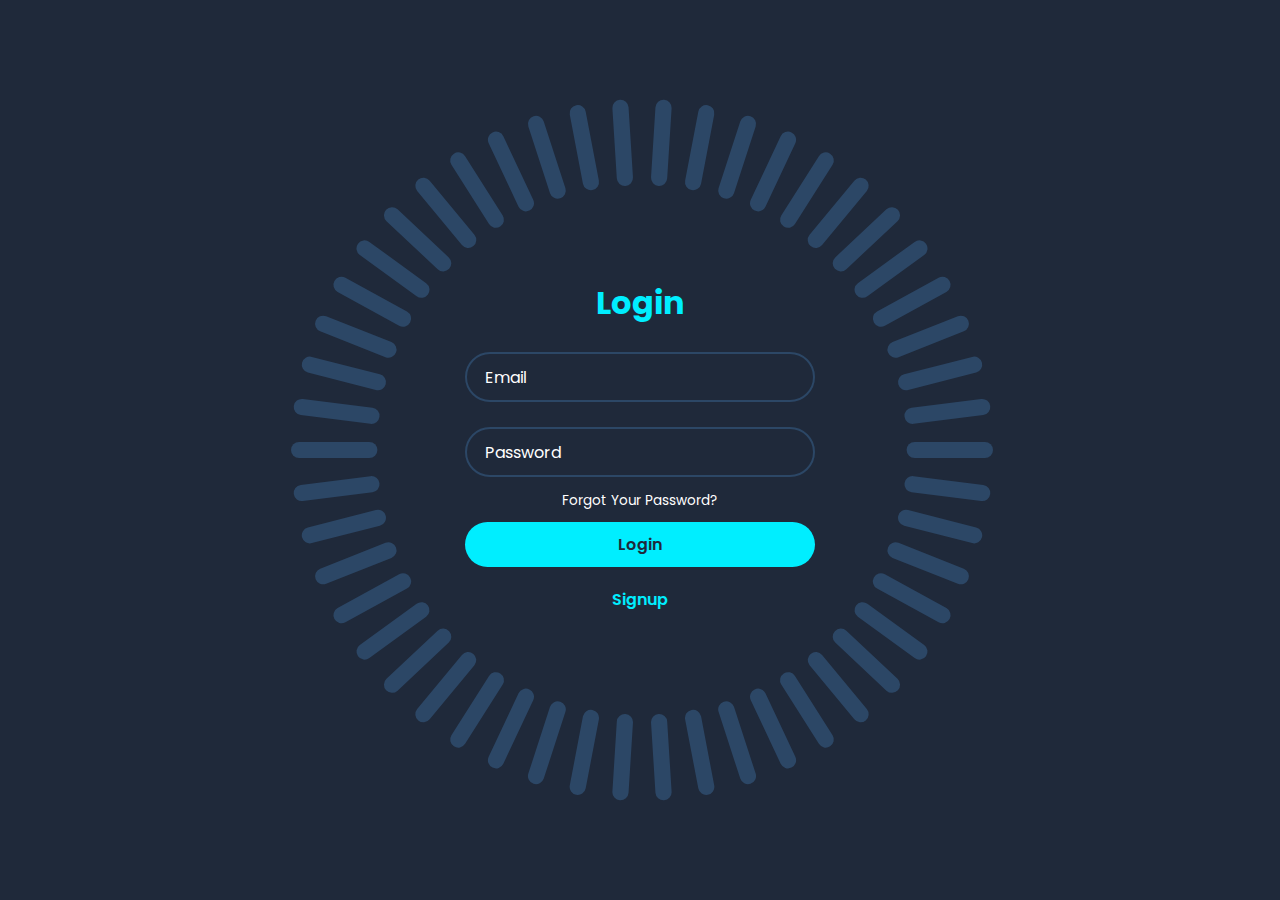
<file: index.html>
<!DOCTYPE html>
<html lang="en">

<head>
    <meta charset="UTF-8">
    <meta name="viewport" content="width=device-width, initial-scale=1.0">
    <title>Animated Login Page</title>
    <link rel="stylesheet" href="style.css">
</head>

<body>
    <div class="container">
        <div class="login-box">
            <h2>Login</h2>
            <form action="#">
                <div class="input-box">
                    <input type="email" name="" id="" required>
                    <label for="email">Email</label>
                </div>
                <div class="input-box">
                    <input type="password" name="" id="" required>
                    <label for="password">Password</label>
                </div>
                <div class="forgot-pass">
                    <a href="#">Forgot Your Password?</a>
                </div>
                <button type="submit" class="btn">Login</button>
                <div class="signup-link">
                    <a href="./register.html">Signup</a>
                </div>
            </form>
        </div>

        <span style="--i:0"></span>
        <span style="--i:1"></span>
        <span style="--i:2"></span>
        <span style="--i:3"></span>
        <span style="--i:4"></span>
        <span style="--i:5"></span>
        <span style="--i:6"></span>
        <span style="--i:7"></span>
        <span style="--i:8"></span>
        <span style="--i:9"></span>
        <span style="--i:10"></span>
        <span style="--i:11"></span>
        <span style="--i:12"></span>
        <span style="--i:13"></span>
        <span style="--i:14"></span>
        <span style="--i:15"></span>
        <span style="--i:16"></span>
        <span style="--i:17"></span>
        <span style="--i:18"></span>
        <span style="--i:19"></span>
        <span style="--i:20"></span>
        <span style="--i:21"></span>
        <span style="--i:22"></span>
        <span style="--i:23"></span>
        <span style="--i:24"></span>
        <span style="--i:25"></span>
        <span style="--i:26"></span>
        <span style="--i:27"></span>
        <span style="--i:28"></span>
        <span style="--i:29"></span>
        <span style="--i:30"></span>
        <span style="--i:31"></span>
        <span style="--i:32"></span>
        <span style="--i:33"></span>
        <span style="--i:34"></span>
        <span style="--i:35"></span>
        <span style="--i:36"></span>
        <span style="--i:37"></span>
        <span style="--i:38"></span>
        <span style="--i:39"></span>
        <span style="--i:40"></span>
        <span style="--i:41"></span>
        <span style="--i:42"></span>
        <span style="--i:43"></span>
        <span style="--i:44"></span>
        <span style="--i:45"></span>
        <span style="--i:46"></span>
        <span style="--i:47"></span>
        <span style="--i:48"></span>
        <span style="--i:49"></span>

    </div>
</body>

</html>
</file>
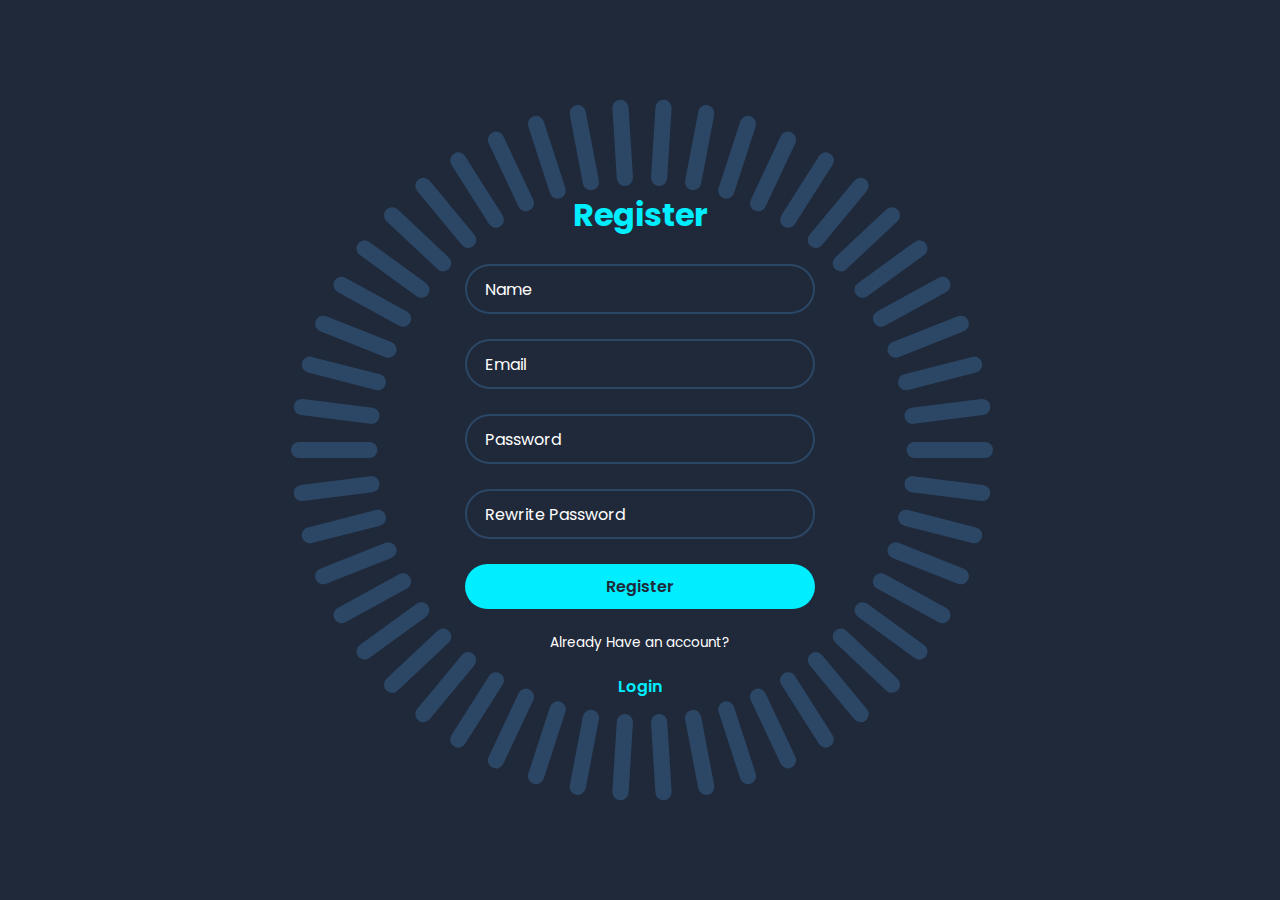
<file: register.html>
<!DOCTYPE html>
<html lang="en">

<head>
    <meta charset="UTF-8">
    <meta name="viewport" content="width=device-width, initial-scale=1.0">
    <title>Animated Login Page</title>
    <link rel="stylesheet" href="style.css">
</head>

<body>
    <div class="container">
        <div class="login-box">
            <h2>Register</h2>
            <form action="#">
                <div class="input-box">
                    <input type="text" name="" id="" required>
                    <label for="name">Name</label>
                </div>
                <div class="input-box">
                    <input type="email" name="" id="" required>
                    <label for="email">Email</label>
                </div>
                <div class="input-box">
                    <input type="password" name="" id="" required>
                    <label for="password">Password</label>
                </div>
                <div class="input-box">
                    <input type="password" name="" id="" required>
                    <label for="password"> Rewrite Password</label>
                </div>
                <button type="submit" class="btn">Register</button>
                <div style="margin-top: 20px;" class="forgot-pass">
                    <a href="#">Already Have an account?</a>
                </div>
                <div class="signup-link">
                    <a href="./index.html">Login</a>
                </div>
            </form>
        </div>

        <span style="--i:0"></span>
        <span style="--i:1"></span>
        <span style="--i:2"></span>
        <span style="--i:3"></span>
        <span style="--i:4"></span>
        <span style="--i:5"></span>
        <span style="--i:6"></span>
        <span style="--i:7"></span>
        <span style="--i:8"></span>
        <span style="--i:9"></span>
        <span style="--i:10"></span>
        <span style="--i:11"></span>
        <span style="--i:12"></span>
        <span style="--i:13"></span>
        <span style="--i:14"></span>
        <span style="--i:15"></span>
        <span style="--i:16"></span>
        <span style="--i:17"></span>
        <span style="--i:18"></span>
        <span style="--i:19"></span>
        <span style="--i:20"></span>
        <span style="--i:21"></span>
        <span style="--i:22"></span>
        <span style="--i:23"></span>
        <span style="--i:24"></span>
        <span style="--i:25"></span>
        <span style="--i:26"></span>
        <span style="--i:27"></span>
        <span style="--i:28"></span>
        <span style="--i:29"></span>
        <span style="--i:30"></span>
        <span style="--i:31"></span>
        <span style="--i:32"></span>
        <span style="--i:33"></span>
        <span style="--i:34"></span>
        <span style="--i:35"></span>
        <span style="--i:36"></span>
        <span style="--i:37"></span>
        <span style="--i:38"></span>
        <span style="--i:39"></span>
        <span style="--i:40"></span>
        <span style="--i:41"></span>
        <span style="--i:42"></span>
        <span style="--i:43"></span>
        <span style="--i:44"></span>
        <span style="--i:45"></span>
        <span style="--i:46"></span>
        <span style="--i:47"></span>
        <span style="--i:48"></span>
        <span style="--i:49"></span>

    </div>
</body>

</html>
</file>
<file: style.css>
@import url('https://fonts.googleapis.com/css2?family=Poppins:ital,wght@0,400;0,500;0,700;1,400&display=swap');

* {
    margin: 0;
    padding: 0;
    font-family: 'Poppins', sans-serif;
    box-sizing: border-box;
}

html,
body {
    width: 100%;
    overflow-x: hidden;
}

body {
    display: flex;
    justify-content: center;
    align-items: center;
    min-height: 100vh;
    background: #1f293a;
}

.container {
    width: 256px;
    height: 256px;
    display: flex;
    justify-content: center;
    align-items: center;
    position: relative;
}

.container span {
    position: absolute;
    left: 0;
    width: 32px;
    height: 6px;
    background: #2c4766;
    border-radius: 8px;
    transform: scale(2.7) rotate(calc(var(--i) * (360deg / 50)));
    transform-origin: 130px;
    animation: animatedBlink 3s linear infinite;
    animation-delay: calc(var(--i) * (3s / 50));
}

@keyframes animatedBlink {
    0% {
        background: #0ef;
    }

    25% {
        background: #2c4766;
    }
}

.login-box {
    position: absolute;
    width: 450px;
}

.login-box form {
    width: 100%;
    padding: 0 50px;
}

h2 {
    font-size: 2em;
    color: #0ef;
    text-align: center;
}

.input-box {
    position: relative;
    margin: 25px 0;
}

.input-box input {
    width: 100%;
    height: 50px;
    background: transparent;
    border: 2px solid #2c4766;
    outline: none;
    border-radius: 40px;
    font-size: 1em;
    color: #fff;
    padding: 0 20px !important;
    transition: .3s ease;
}

.input-box input:focus,
.input-box input:valid {
    top: 1px;
    font-size: .8em;
    background-color: #1f293a;
    padding: 0 6px;
    border-color: #0ef;
}

.input-box label {
    position: absolute;
    top: 50%;
    left: 20px;
    transform: translateY(-50%);
    font-size: 1em;
    color: #fff;
    pointer-events: none;
    transition: .3s ease;
}

.input-box input:focus~label,
.input-box input:valid~label {
    top: 1px;
    font-size: .8em;
    background-color: #1f293a;
    padding: 0 6px;
    color: #0ef;
}

.forgot-pass {
    margin: -15px 0 10px;
    text-align: center;
}

.forgot-pass a {
    font-size: .85em;
    color: #fff;
    text-decoration: none;
}

.forgot-pass a:hover {
    text-decoration: underline;
}

.btn {
    width: 100%;
    height: 45px;
    background: #0ef;
    border: none;
    outline: none;
    border-radius: 40px;
    cursor: pointer;
    font-size: 1em;
    color: #1f293a;
    font-weight: 600;
}

.signup-link {
    margin: 20px 0 10px;
    text-align: center;
}

.signup-link a {
    font-size: 1em;
    color: #0ef;
    text-decoration: none;
    font-weight: 600;
}

.signup-link a:hover {
    text-decoration: underline;
}

@media screen and (max-width: 768px) {


    .container {
        display: flex;
        justify-content: center;
        align-items: center;
    }

    .container span {
        width: 30px;
        height: 5px;
        background: #2c4766;
        border-radius: 5px;
        transform: scale(2.5) rotate(calc(var(--i) * (360deg / 50)));
        transform-origin: 135px;
    }
}
</file>
